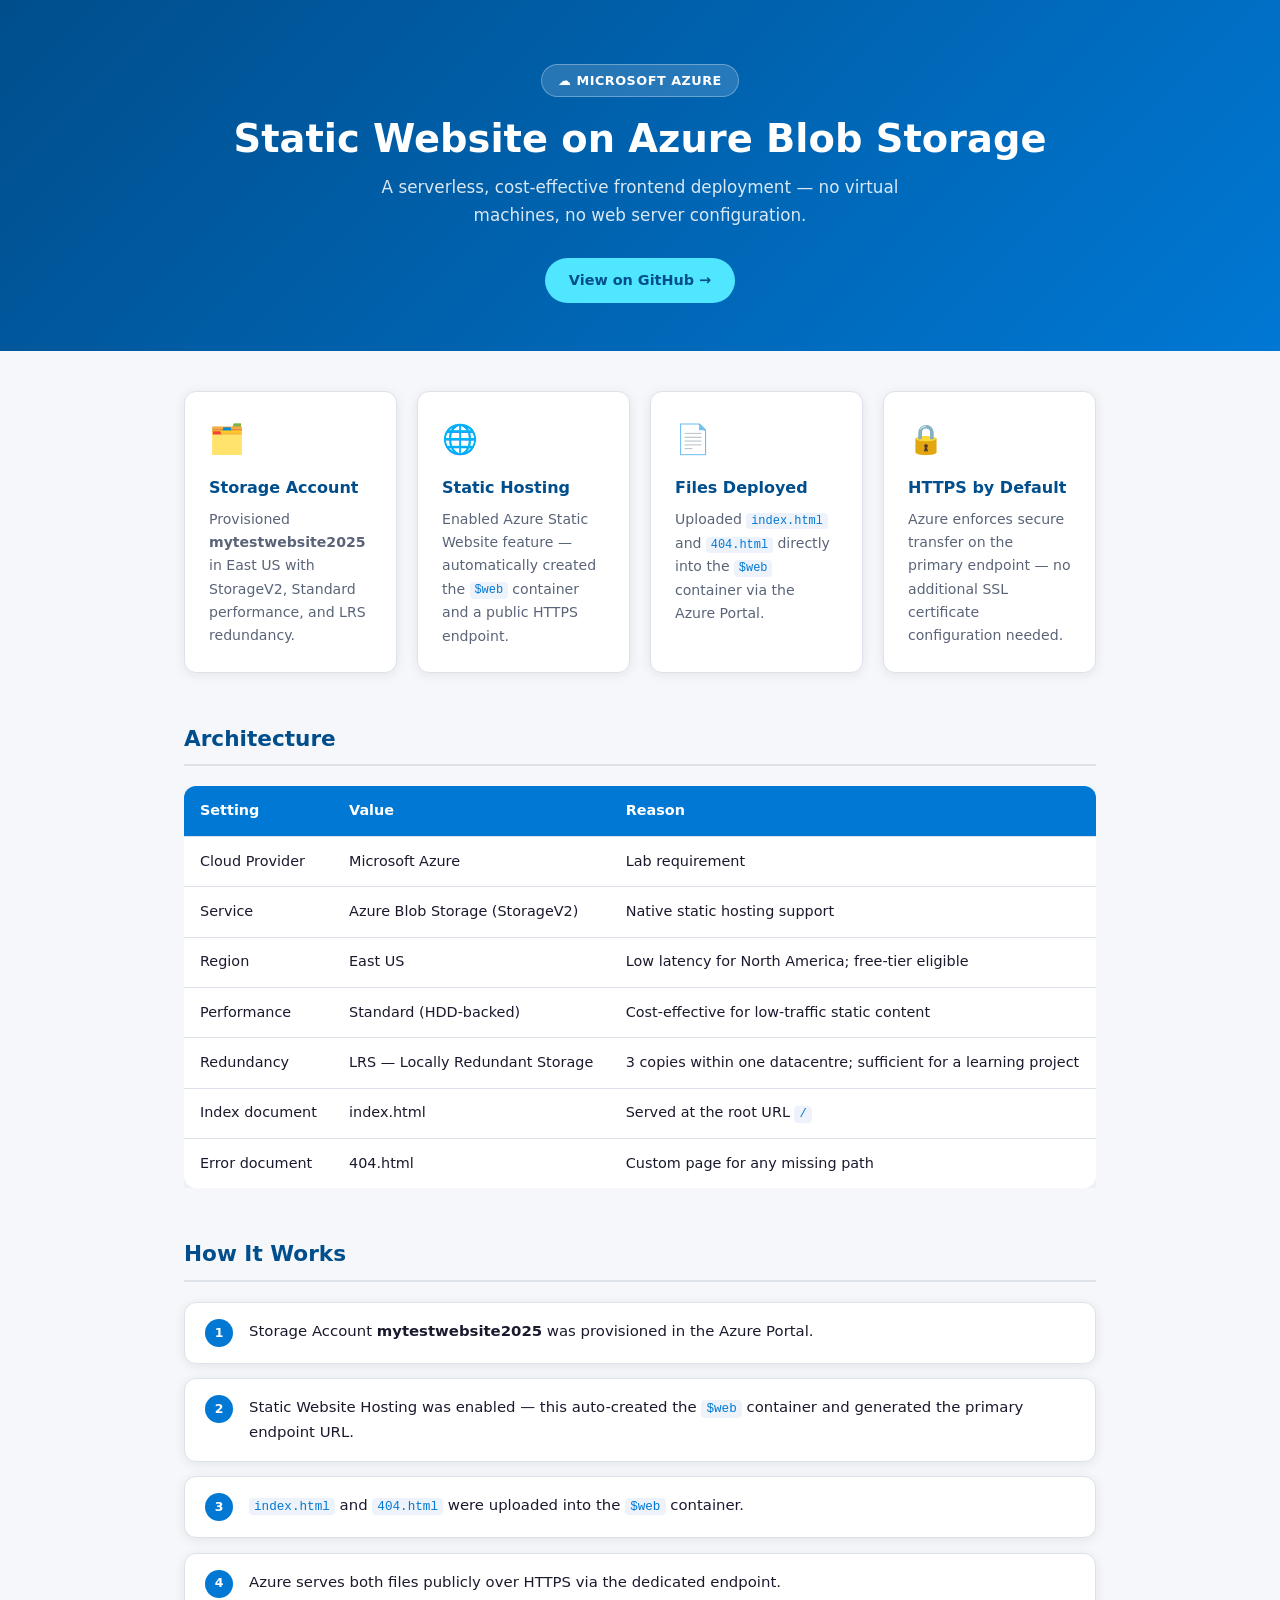
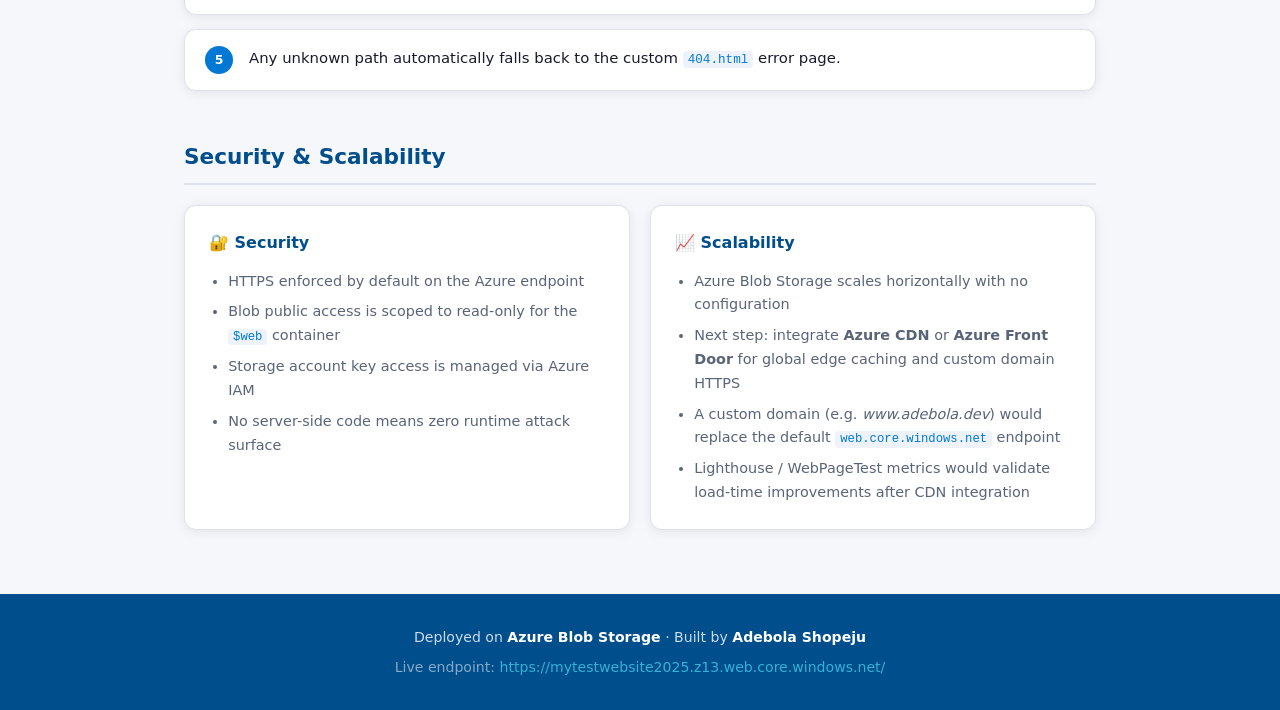
<file: index.html>
<!DOCTYPE html>
<html lang="en">
<head>
  <meta charset="UTF-8" />
  <meta name="viewport" content="width=device-width, initial-scale=1.0" />
  <title>Azure Static Website — Adebola Shopeju</title>
  <link rel="stylesheet" href="styles.css" />
</head>
<body>
  <header class="site-header">
    <div class="container">
      <div class="badge">☁️ Microsoft Azure</div>
      <h1>Static Website on Azure Blob Storage</h1>
      <p class="subtitle">A serverless, cost-effective frontend deployment — no virtual machines, no web server configuration.</p>
      <a href="https://github.com/adebola-shopeju/azure-blob-static-website" target="_blank" class="btn">View on GitHub →</a>
    </div>
  </header>

  <main class="container">

    <section class="card-grid">
      <div class="card">
        <div class="card-icon">🗂️</div>
        <h3>Storage Account</h3>
        <p>Provisioned <strong>mytestwebsite2025</strong> in East US with StorageV2, Standard performance, and LRS redundancy.</p>
      </div>
      <div class="card">
        <div class="card-icon">🌐</div>
        <h3>Static Hosting</h3>
        <p>Enabled Azure Static Website feature — automatically created the <code>$web</code> container and a public HTTPS endpoint.</p>
      </div>
      <div class="card">
        <div class="card-icon">📄</div>
        <h3>Files Deployed</h3>
        <p>Uploaded <code>index.html</code> and <code>404.html</code> directly into the <code>$web</code> container via the Azure Portal.</p>
      </div>
      <div class="card">
        <div class="card-icon">🔒</div>
        <h3>HTTPS by Default</h3>
        <p>Azure enforces secure transfer on the primary endpoint — no additional SSL certificate configuration needed.</p>
      </div>
    </section>

    <section class="section">
      <h2>Architecture</h2>
      <div class="arch-table-wrapper">
        <table class="arch-table">
          <thead>
            <tr><th>Setting</th><th>Value</th><th>Reason</th></tr>
          </thead>
          <tbody>
            <tr><td>Cloud Provider</td><td>Microsoft Azure</td><td>Lab requirement</td></tr>
            <tr><td>Service</td><td>Azure Blob Storage (StorageV2)</td><td>Native static hosting support</td></tr>
            <tr><td>Region</td><td>East US</td><td>Low latency for North America; free-tier eligible</td></tr>
            <tr><td>Performance</td><td>Standard (HDD-backed)</td><td>Cost-effective for low-traffic static content</td></tr>
            <tr><td>Redundancy</td><td>LRS — Locally Redundant Storage</td><td>3 copies within one datacentre; sufficient for a learning project</td></tr>
            <tr><td>Index document</td><td>index.html</td><td>Served at the root URL <code>/</code></td></tr>
            <tr><td>Error document</td><td>404.html</td><td>Custom page for any missing path</td></tr>
          </tbody>
        </table>
      </div>
    </section>

    <section class="section">
      <h2>How It Works</h2>
      <ol class="steps">
        <li><span>Storage Account <strong>mytestwebsite2025</strong> was provisioned in the Azure Portal.</span></li>
        <li><span>Static Website Hosting was enabled — this auto-created the <code>$web</code> container and generated the primary endpoint URL.</span></li>
        <li><span><code>index.html</code> and <code>404.html</code> were uploaded into the <code>$web</code> container.</span></li>
        <li><span>Azure serves both files publicly over HTTPS via the dedicated endpoint.</span></li>
        <li><span>Any unknown path automatically falls back to the custom <code>404.html</code> error page.</span></li>
      </ol>
    </section>

    <section class="section">
      <h2>Security &amp; Scalability</h2>
      <div class="two-col">
        <div class="info-block">
          <h4>🔐 Security</h4>
          <ul>
            <li>HTTPS enforced by default on the Azure endpoint</li>
            <li>Blob public access is scoped to read-only for the <code>$web</code> container</li>
            <li>Storage account key access is managed via Azure IAM</li>
            <li>No server-side code means zero runtime attack surface</li>
          </ul>
        </div>
        <div class="info-block">
          <h4>📈 Scalability</h4>
          <ul>
            <li>Azure Blob Storage scales horizontally with no configuration</li>
            <li>Next step: integrate <strong>Azure CDN</strong> or <strong>Azure Front Door</strong> for global edge caching and custom domain HTTPS</li>
            <li>A custom domain (e.g. <em>www.adebola.dev</em>) would replace the default <code>web.core.windows.net</code> endpoint</li>
            <li>Lighthouse / WebPageTest metrics would validate load-time improvements after CDN integration</li>
          </ul>
        </div>
      </div>
    </section>

  </main>

  <footer class="site-footer">
    <div class="container">
      <p>Deployed on <strong>Azure Blob Storage</strong> · Built by <strong>Adebola Shopeju</strong></p>
      <p class="endpoint">Live endpoint: <a href="https://mytestwebsite2025.z13.web.core.windows.net/">https://mytestwebsite2025.z13.web.core.windows.net/</a></p>
    </div>
  </footer>

  <script src="main.js"></script>
</body>
</html>
</file>
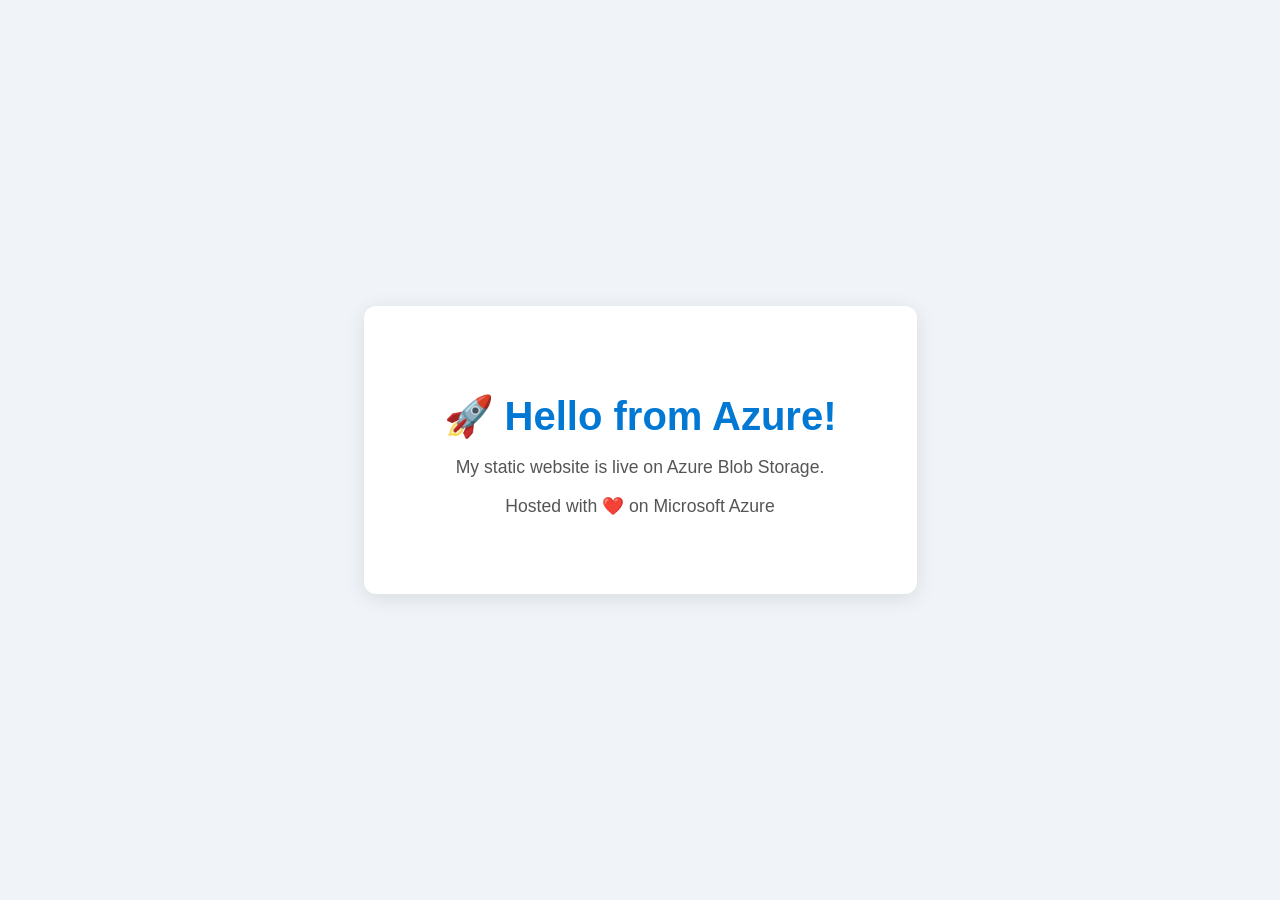
<file: src/index.html>
<!DOCTYPE html>
<html lang="en">
<head>
    <meta charset="UTF-8">
    <meta name="viewport" content="width=device-width, initial-scale=1.0">
    <title>My Azure Static Website</title>
    <style>
        body {
            font-family: Arial, sans-serif;
            display: flex;
            justify-content: center;
            align-items: center;
            height: 100vh;
            margin: 0;
            background-color: #f0f4f8;
        }
        .container {
            text-align: center;
            background: white;
            padding: 60px 80px;
            border-radius: 12px;
            box-shadow: 0 4px 20px rgba(0,0,0,0.1);
        }
        h1 { color: #0078d4; font-size: 2.5rem; margin-bottom: 10px; }
        p  { color: #555; font-size: 1.1rem; }
    </style>
</head>
<body>
    <div class="container">
        <h1>🚀 Hello from Azure!</h1>
        <p>My static website is live on Azure Blob Storage.</p>
        <p>Hosted with ❤️ on Microsoft Azure</p>
    </div>
</body>
</html>
</file>
<file: styles.css>
/* ── Reset & Base ── */
*, *::before, *::after { box-sizing: border-box; margin: 0; padding: 0; }

:root {
  --azure-blue:   #0078D4;
  --azure-dark:   #004E8C;
  --bg:           #F5F7FA;
  --surface:      #FFFFFF;
  --text:         #1A1A2E;
  --muted:        #5A6478;
  --border:       #DDE2EA;
  --accent:       #50E6FF;
  --error-red:    #D13438;
  --radius:       12px;
  --shadow:       0 2px 12px rgba(0,0,0,0.08);
}

body {
  font-family: 'Segoe UI', system-ui, -apple-system, sans-serif;
  background: var(--bg);
  color: var(--text);
  line-height: 1.65;
  min-height: 100vh;
}

.container {
  max-width: 960px;
  margin: 0 auto;
  padding: 0 1.5rem;
}

/* ── Header ── */
.site-header {
  background: linear-gradient(135deg, var(--azure-dark) 0%, var(--azure-blue) 100%);
  color: #fff;
  padding: 4rem 0 3rem;
  text-align: center;
}

.badge {
  display: inline-block;
  background: rgba(255,255,255,0.15);
  border: 1px solid rgba(255,255,255,0.3);
  border-radius: 999px;
  padding: 0.3rem 1rem;
  font-size: 0.8rem;
  font-weight: 600;
  letter-spacing: 0.04em;
  text-transform: uppercase;
  margin-bottom: 1.2rem;
}

.site-header h1 {
  font-size: clamp(1.6rem, 4vw, 2.4rem);
  font-weight: 700;
  margin-bottom: 0.75rem;
  line-height: 1.2;
}

.subtitle {
  font-size: 1.05rem;
  opacity: 0.85;
  max-width: 560px;
  margin: 0 auto 1.8rem;
}

/* ── Button ── */
.btn {
  display: inline-block;
  background: var(--accent);
  color: var(--azure-dark);
  font-weight: 700;
  font-size: 0.9rem;
  padding: 0.65rem 1.5rem;
  border-radius: 999px;
  text-decoration: none;
  transition: transform 0.15s, box-shadow 0.15s;
}
.btn:hover {
  transform: translateY(-2px);
  box-shadow: 0 6px 20px rgba(80,230,255,0.35);
}

/* ── Sections ── */
.section {
  margin: 3rem 0;
}
.section h2 {
  font-size: 1.35rem;
  font-weight: 700;
  color: var(--azure-dark);
  margin-bottom: 1.25rem;
  padding-bottom: 0.5rem;
  border-bottom: 2px solid var(--border);
}

/* ── Card Grid ── */
.card-grid {
  display: grid;
  grid-template-columns: repeat(auto-fit, minmax(200px, 1fr));
  gap: 1.25rem;
  margin: 2.5rem 0;
}

.card {
  background: var(--surface);
  border: 1px solid var(--border);
  border-radius: var(--radius);
  padding: 1.5rem;
  box-shadow: var(--shadow);
  transition: transform 0.15s, box-shadow 0.15s;
}
.card:hover {
  transform: translateY(-3px);
  box-shadow: 0 8px 24px rgba(0,0,0,0.1);
}
.card-icon { font-size: 1.8rem; margin-bottom: 0.75rem; }
.card h3 { font-size: 1rem; font-weight: 700; margin-bottom: 0.4rem; color: var(--azure-dark); }
.card p { font-size: 0.88rem; color: var(--muted); }
code {
  background: #EEF3FB;
  color: var(--azure-blue);
  padding: 0.1em 0.4em;
  border-radius: 4px;
  font-size: 0.85em;
  font-family: 'Cascadia Code', 'Fira Code', monospace;
}

/* ── Table ── */
.arch-table-wrapper { overflow-x: auto; }
.arch-table {
  width: 100%;
  border-collapse: collapse;
  font-size: 0.9rem;
  background: var(--surface);
  border-radius: var(--radius);
  overflow: hidden;
  box-shadow: var(--shadow);
}
.arch-table thead { background: var(--azure-blue); color: #fff; }
.arch-table th, .arch-table td {
  padding: 0.8rem 1rem;
  text-align: left;
  border-bottom: 1px solid var(--border);
}
.arch-table tbody tr:last-child td { border-bottom: none; }
.arch-table tbody tr:hover { background: #F0F6FF; }

/* ── Steps ── */
.steps {
  list-style: none;
  counter-reset: step;
  display: flex;
  flex-direction: column;
  gap: 0.9rem;
}
.steps li {
  counter-increment: step;
  display: flex;
  align-items: flex-start;
  gap: 1rem;
  background: var(--surface);
  border: 1px solid var(--border);
  border-radius: var(--radius);
  padding: 1rem 1.25rem;
  box-shadow: var(--shadow);
  font-size: 0.93rem;
}
.steps li::before {
  content: counter(step);
  flex-shrink: 0;
  width: 28px;
  height: 28px;
  background: var(--azure-blue);
  color: #fff;
  border-radius: 50%;
  display: flex;
  align-items: center;
  justify-content: center;
  font-size: 0.78rem;
  font-weight: 700;
}

/* ── Two Column ── */
.two-col {
  display: grid;
  grid-template-columns: repeat(auto-fit, minmax(280px, 1fr));
  gap: 1.25rem;
}
.info-block {
  background: var(--surface);
  border: 1px solid var(--border);
  border-radius: var(--radius);
  padding: 1.5rem;
  box-shadow: var(--shadow);
}
.info-block h4 {
  font-size: 1rem;
  font-weight: 700;
  color: var(--azure-dark);
  margin-bottom: 0.85rem;
}
.info-block ul {
  padding-left: 1.2rem;
  font-size: 0.9rem;
  color: var(--muted);
  display: flex;
  flex-direction: column;
  gap: 0.45rem;
}

/* ── Footer ── */
.site-footer {
  background: var(--azure-dark);
  color: rgba(255,255,255,0.8);
  text-align: center;
  padding: 2rem 0;
  margin-top: 4rem;
  font-size: 0.88rem;
}
.site-footer strong { color: #fff; }
.endpoint { margin-top: 0.4rem; opacity: 0.65; }
.endpoint a { color: var(--accent); text-decoration: none; }

/* ── 404 Page ── */
body.error-page {
  display: flex;
  align-items: center;
  justify-content: center;
  min-height: 100vh;
  background: #FEF2F2;
}
.error-container {
  text-align: center;
  padding: 3rem 2rem;
  background: var(--surface);
  border-radius: var(--radius);
  box-shadow: 0 4px 32px rgba(0,0,0,0.1);
  max-width: 420px;
  width: 90%;
}
.error-code {
  font-size: 6rem;
  font-weight: 900;
  color: var(--error-red);
  line-height: 1;
  margin-bottom: 0.5rem;
}
.error-container h1 {
  font-size: 1.4rem;
  margin-bottom: 0.6rem;
}
.error-container p {
  color: var(--muted);
  margin-bottom: 1.5rem;
  font-size: 0.95rem;
}

/* ── Responsive ── */
@media (max-width: 600px) {
  .site-header { padding: 2.5rem 0 2rem; }
  .card-grid { grid-template-columns: 1fr; }
}
</file>
